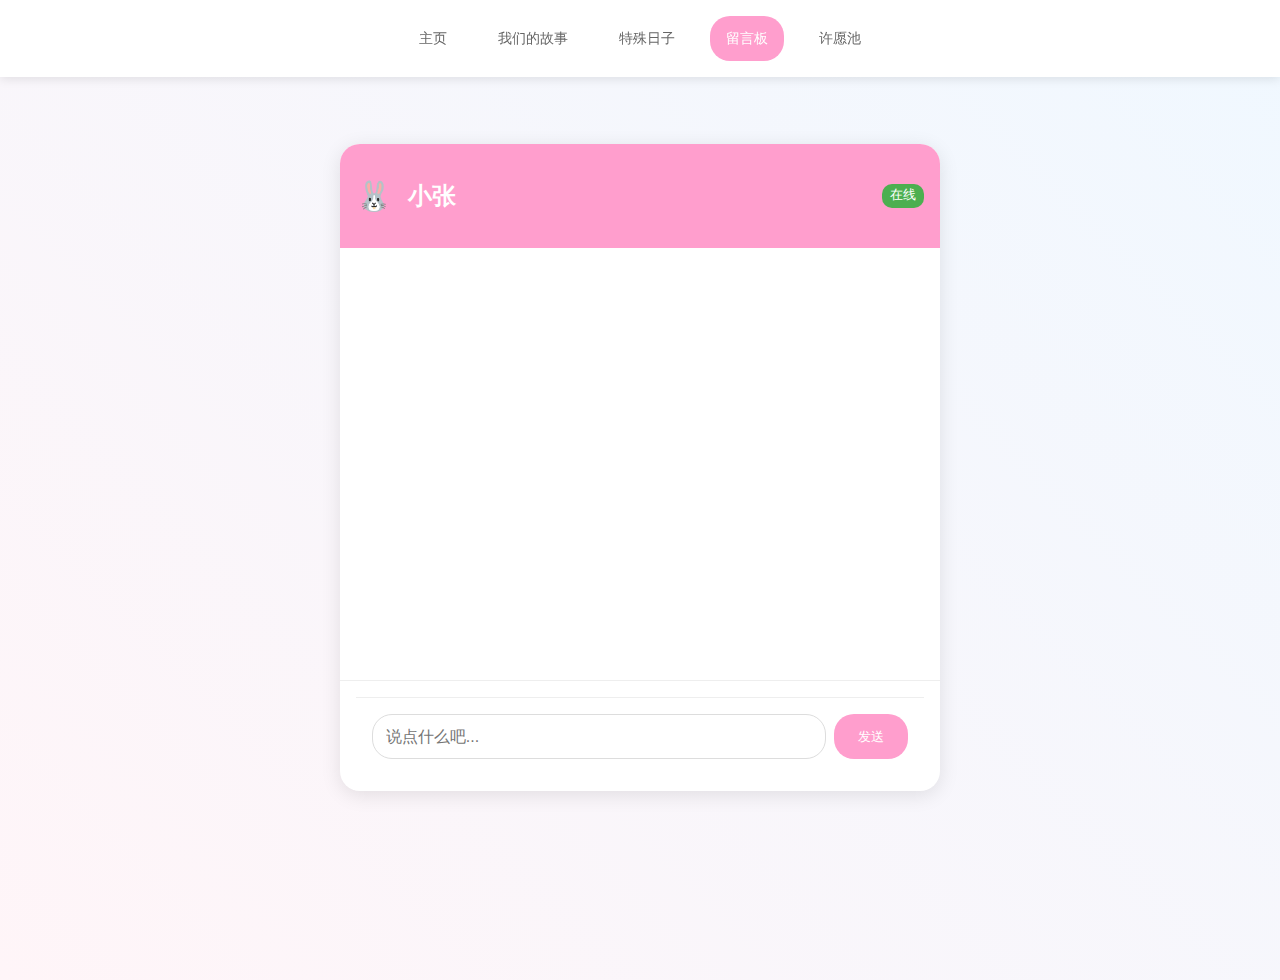
<file: messages.html>
<!DOCTYPE html>
<html lang="zh">
<head>
    <meta charset="UTF-8">
    <meta name="viewport" content="width=device-width, initial-scale=1.0">
    <title>和我说说话吧</title>
    <link rel="stylesheet" href="styles/main.css">
    <link rel="stylesheet" href="styles/messages.css">
</head>
<body>
    <nav class="main-nav">
        <div class="nav-container">
            <a href="index.html" class="nav-item">主页</a>
            <a href="story.html" class="nav-item">我们的故事</a>
            <a href="special-days.html" class="nav-item">特殊日子</a>
            <a href="messages.html" class="nav-item active">留言板</a>
            <a href="wishes.html" class="nav-item">许愿池</a>
        </div>
    </nav>

    <main>
        <div class="chat-container">
            <div class="chat-header">
                <span class="avatar">🐰</span>
                <h2>小张</h2>
                <span class="status">在线</span>
            </div>

            <div class="chat-messages" id="chatMessages">
                <!-- 消息会动态加载 -->
            </div>

            <div class="chat-input">
                <form id="messageForm" class="message-form">
                    <input type="text" id="messageInput" placeholder="说点什么吧..." autocomplete="off">
                    <button type="submit">发送</button>
                </form>
            </div>
        </div>
    </main>

    <script src="js/messages.js"></script>
</body>
</html>
</file>
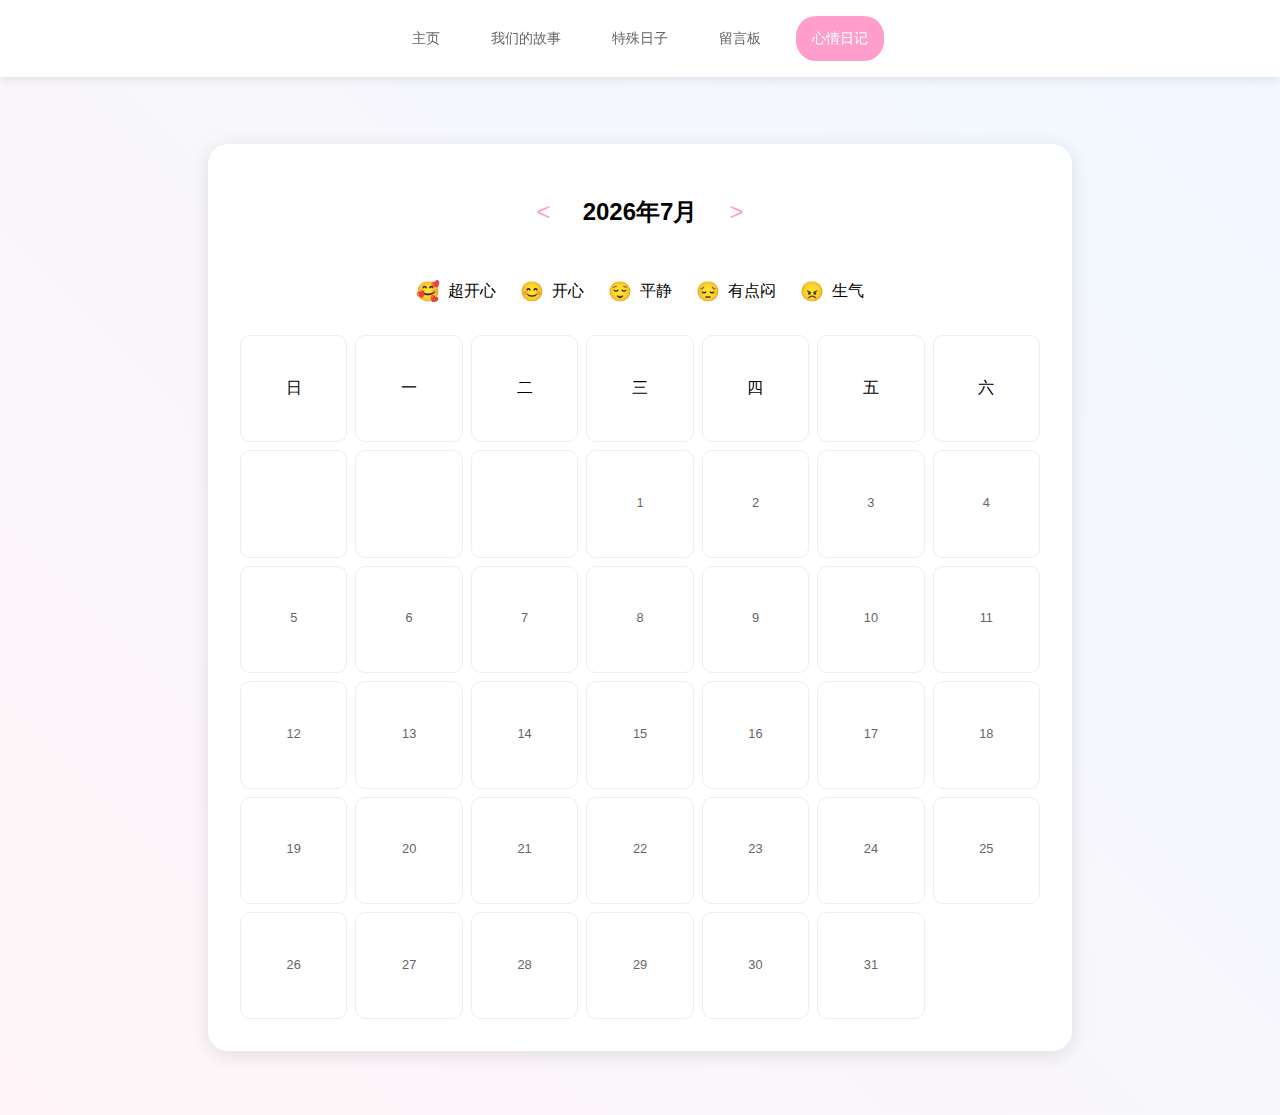
<file: moods.html>
<!DOCTYPE html>
<html lang="zh">
<head>
    <meta charset="UTF-8">
    <meta name="viewport" content="width=device-width, initial-scale=1.0">
    <title>我们的心情日记</title>
    <link rel="stylesheet" href="styles/main.css">
    <link rel="stylesheet" href="styles/moods.css">
</head>
<body>
    <nav class="main-nav">
        <div class="nav-container">
            <a href="index.html" class="nav-item">主页</a>
            <a href="story.html" class="nav-item">我们的故事</a>
            <a href="special-days.html" class="nav-item">特殊日子</a>
            <a href="messages.html" class="nav-item">留言板</a>
            <a href="moods.html" class="nav-item active">心情日记</a>
        </div>
    </nav>

    <main>
        <div class="mood-calendar">
            <div class="calendar-header">
                <button id="prevMonth">&lt;</button>
                <h2 id="currentMonth">2024年3月</h2>
                <button id="nextMonth">&gt;</button>
            </div>

            <div class="mood-legend">
                <div class="mood-item">
                    <span class="mood-emoji">🥰</span>
                    <span>超开心</span>
                </div>
                <div class="mood-item">
                    <span class="mood-emoji">😊</span>
                    <span>开心</span>
                </div>
                <div class="mood-item">
                    <span class="mood-emoji">😌</span>
                    <span>平静</span>
                </div>
                <div class="mood-item">
                    <span class="mood-emoji">😔</span>
                    <span>有点闷</span>
                </div>
                <div class="mood-item">
                    <span class="mood-emoji">😠</span>
                    <span>生气</span>
                </div>
            </div>

            <div class="calendar-grid" id="moodCalendar">
                <!-- 日历内容会通过 JavaScript 动态生成 -->
            </div>
        </div>

        <!-- 添加心情的弹窗 -->
        <div class="modal" id="addMoodModal">
            <div class="modal-content">
                <span class="close-button">&times;</span>
                <h3>今天的心情是？</h3>
                <div class="mood-selector">
                    <button class="mood-btn" data-mood="🥰">🥰</button>
                    <button class="mood-btn" data-mood="😊">😊</button>
                    <button class="mood-btn" data-mood="😌">😌</button>
                    <button class="mood-btn" data-mood="😔">😔</button>
                    <button class="mood-btn" data-mood="😠">😠</button>
                </div>
                <div class="mood-note">
                    <textarea id="moodNote" placeholder="想说点什么..."></textarea>
                </div>
                <button id="saveMood" class="save-btn">记录下来</button>
            </div>
        </div>
    </main>

    <script src="js/moods.js"></script>
</body>
</html>
</file>
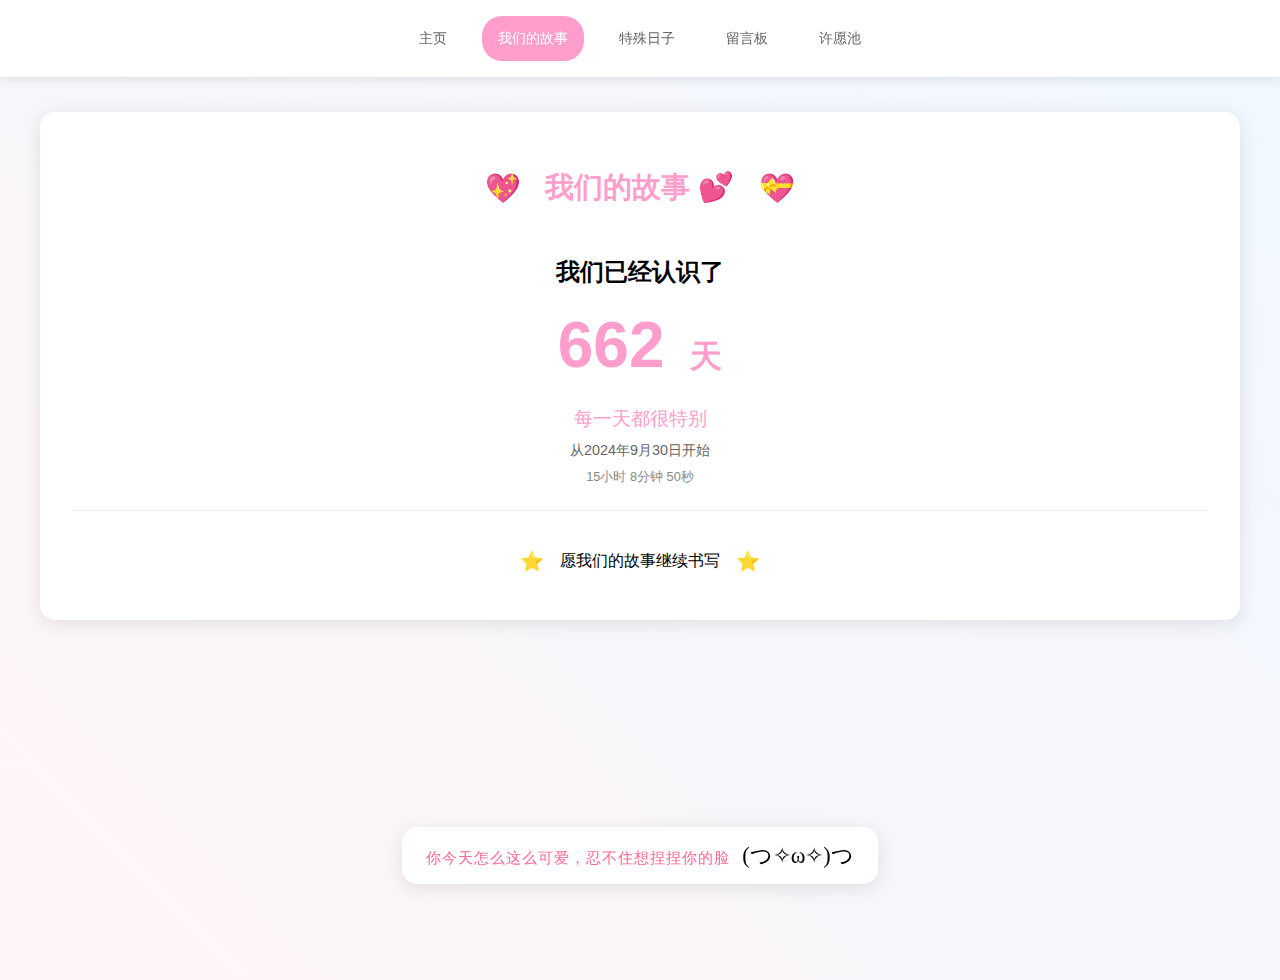
<file: story.html>
<!DOCTYPE html>
<html lang="zh">
<head>
    <meta charset="UTF-8">
    <meta name="viewport" content="width=device-width, initial-scale=1.0">
    <title>我们的故事 - 时间线</title>
    <link href="https://fonts.googleapis.com/css2?family=Ma+Shan+Zheng&display=swap" rel="stylesheet">
    <link rel="stylesheet" href="styles/main.css">
    <link rel="stylesheet" href="styles/story.css">
</head>
<body>
    <nav class="main-nav">
        <div class="nav-container">
            <a href="index.html" class="nav-item">主页</a>
            <a href="story.html" class="nav-item active">我们的故事</a>
            <a href="special-days.html" class="nav-item">特殊日子</a>
            <a href="messages.html" class="nav-item">留言板</a>
            <a href="wishes.html" class="nav-item">许愿池</a>
        </div>
    </nav>

    <main>
        <div class="days-counter">
            <div class="counter-header">
                <span class="heart-icon">💖</span>
                <h2>我们的故事 💕</h2>
                <span class="heart-icon">💝</span>
            </div>
            <h2>我们已经认识了</h2>
            <div class="counter">
                <span id="daysCount">0</span>
                <span class="unit">天</span>
            </div>
            <div class="counter-message">
                <p>每一天都很特别</p>
                <p class="counter-description">从2024年9月30日开始</p>
                <p class="time-details"></p>
            </div>
            <div class="counter-footer">
                <span class="star-icon">⭐</span>
                <p>愿我们的故事继续书写</p>
                <span class="star-icon">⭐</span>
            </div>
        </div>

        <!-- 甜蜜消息盒子 -->
        <div class="sweet-message-box">
            <div class="message-content">
                <p class="message-text"></p>
                <div class="message-emoji"></div>
            </div>
        </div>
    </main>

    <script src="js/story.js"></script>
</body>
</html>
</file>
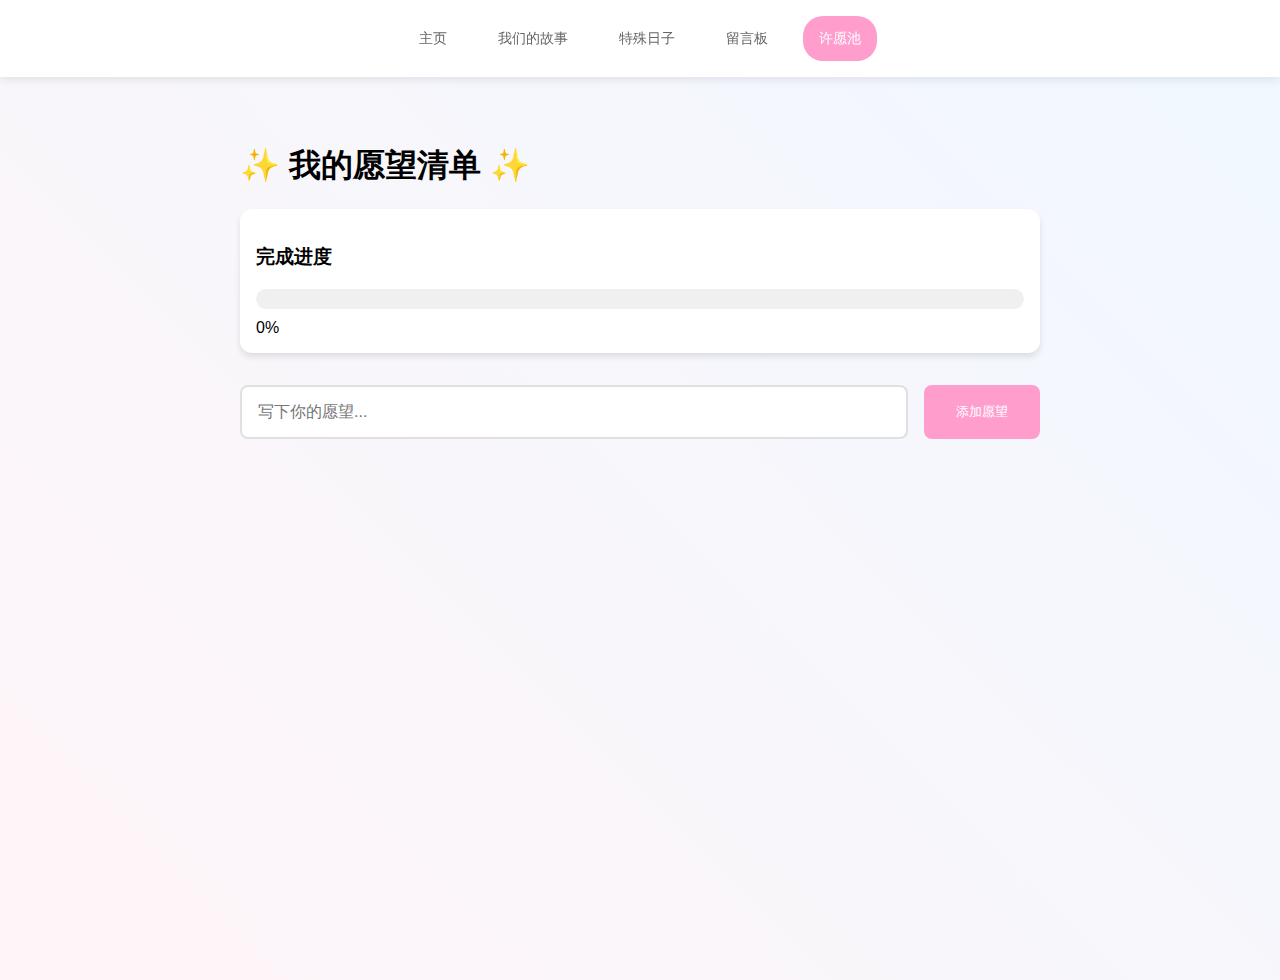
<file: wishes.html>
<!DOCTYPE html>
<html lang="zh">
<head>
    <meta charset="UTF-8">
    <meta name="viewport" content="width=device-width, initial-scale=1.0">
    <title>许愿池</title>
    <link rel="stylesheet" href="styles/main.css">
    <link rel="stylesheet" href="styles/wishes.css">
</head>
<body>
    <nav class="main-nav">
        <div class="nav-container">
            <a href="index.html" class="nav-item">主页</a>
            <a href="story.html" class="nav-item">我们的故事</a>
            <a href="special-days.html" class="nav-item">特殊日子</a>
            <a href="messages.html" class="nav-item">留言板</a>
            <a href="wishes.html" class="nav-item active">许愿池</a>
        </div>
    </nav>

    <main>
        <div class="wish-container">
            <h1>✨ 我的愿望清单 ✨</h1>
            
            <!-- 成就栏 -->
            <div class="achievement-panel">
                <h3>完成进度</h3>
                <div class="achievement-bar">
                    <div class="achievement-bar-fill"></div>
                </div>
                <div class="achievement-points">0%</div>
            </div>
            
            <!-- 添加愿望表单 -->
            <form id="wishForm" class="wish-form">
                <input type="text" id="wishInput" placeholder="写下你的愿望..." required>
                <button type="submit" class="add-wish-btn">添加愿望</button>
            </form>

            <!-- 愿望列表容器 -->
            <div class="wishes-container"></div>
        </div>
    </main>

    <script src="js/wishes.js"></script>
</body>
</html>
</file>
<file: styles/main.css>
:root {
    --primary-color: #ff9ecd;
    --secondary-color: #a5d8ff;
    --text-color: #333;
    --background-color: #fff5f8;
}

body {
    margin: 0;
    padding: 0;
    font-family: 'Microsoft YaHei', sans-serif;
    background-color: var(--background-color);
    background-image: linear-gradient(45deg, #fff5f8 0%, #f0f8ff 100%);
    min-height: 100vh;
}

.main-nav {
    background-color: rgba(255, 255, 255, 0.95);
    box-shadow: 0 2px 10px rgba(0, 0, 0, 0.1);
    position: fixed;
    width: 100%;
    top: 0;
    z-index: 1000;
}

.nav-container {
    max-width: 1200px;
    margin: 0 auto;
    padding: 1rem;
    display: flex;
    justify-content: center;
    gap: 1.2rem;
}

.nav-item {
    padding: 0.8rem 1rem;
    border-radius: 20px;
    color: #666;
    text-decoration: none;
    transition: all 0.3s;
    font-size: 0.9rem;
}

.nav-item:hover, .nav-item.active {
    background-color: var(--primary-color);
    color: white;
}

main {
    max-width: 1200px;
    margin: 80px auto 0;
    padding: 2rem;
    position: relative;
    z-index: 1;
}

.welcome-section {
    text-align: center;
    margin: 3rem 0;
}

.welcome-section h1 {
    color: var(--text-color);
    font-size: 2rem;
    font-weight: 300;
}

.calendar-container {
    background: white;
    border-radius: 15px;
    padding: 2rem;
    box-shadow: 0 4px 20px rgba(0, 0, 0, 0.1);
}

.calendar-header {
    display: flex;
    justify-content: space-between;
    align-items: center;
    margin-bottom: 1rem;
}

.calendar {
    display: grid;
    grid-template-columns: repeat(7, 1fr);
    gap: 0.5rem;
    text-align: center;
    position: relative;
    transition: opacity 0.3s ease;
}

.calendar.fade-out {
    opacity: 0;
    transform: translateX(-20px);
}

.calendar.fade-in {
    opacity: 1;
    transform: translateX(0);
}

.calendar-day {
    padding: 1rem;
    border-radius: 10px;
    cursor: pointer;
    transition: all 0.3s ease;
    position: relative;
    min-height: 2.5rem;
    display: flex;
    flex-direction: column;
    align-items: center;
    justify-content: center;
}

.calendar-day:hover {
    background-color: var(--secondary-color);
    color: white;
}

.special-day {
    background-color: var(--primary-color);
    color: white;
}

.day-number {
    font-size: 1rem;
    margin-bottom: 0.2rem;
}

.day-emoji {
    font-size: 1.2rem;
    position: absolute;
    bottom: 0.2rem;
}

.special-day:hover .day-emoji {
    transform: scale(1.2);
    transition: transform 0.3s ease;
}

.memories-preview {
    margin-top: 3rem;
}

.memory-cards {
    display: grid;
    grid-template-columns: repeat(auto-fill, minmax(300px, 1fr));
    gap: 2rem;
    margin-top: 1rem;
}

.modal {
    display: none;
    position: fixed;
    top: 0;
    left: 0;
    width: 100%;
    height: 100%;
    background-color: rgba(0, 0, 0, 0.5);
    z-index: 1001;
    backdrop-filter: blur(5px);
}

.modal-content {
    position: relative;
    background-color: white;
    margin: 15% auto;
    padding: 2rem;
    width: 80%;
    max-width: 600px;
    border-radius: 15px;
    box-shadow: 0 4px 20px rgba(0, 0, 0, 0.2);
    animation: modalSlideIn 0.3s ease-out;
}

@keyframes modalSlideIn {
    from {
        transform: translateY(-30px);
        opacity: 0;
    }
    to {
        transform: translateY(0);
        opacity: 1;
    }
}

.close-button {
    position: absolute;
    right: 1.5rem;
    top: 1rem;
    font-size: 1.8rem;
    cursor: pointer;
    color: var(--text-color);
    transition: all 0.3s ease;
}

.close-button:hover {
    color: var(--primary-color);
    transform: rotate(90deg);
}

.modal-header {
    display: flex;
    align-items: center;
    gap: 1rem;
    margin-bottom: 1.5rem;
}

.modal-emoji {
    font-size: 2.5rem;
}

.modal-body {
    color: var(--text-color);
    line-height: 1.6;
}

.modal.show {
    display: block;
}

/* 月份切换按钮样式优化 */
#prevMonth, #nextMonth {
    background: none;
    border: none;
    font-size: 1.5rem;
    color: var(--primary-color);
    cursor: pointer;
    padding: 0.5rem 1rem;
    transition: all 0.3s ease;
    border-radius: 50%;
}

#prevMonth:hover, #nextMonth:hover {
    background-color: var(--primary-color);
    color: white;
    transform: scale(1.1);
}

/* 月份标题动画 */
#currentMonth {
    transition: all 0.3s ease;
}

.month-fade-out {
    opacity: 0;
    transform: translateY(-10px);
}

.month-fade-in {
    opacity: 1;
    transform: translateY(0);
}

/* 音乐播放器样式 */
.music-player {
    background: white;
    border-radius: 15px;
    padding: 2rem;
    margin-top: 2rem;
    box-shadow: 0 4px 20px rgba(0, 0, 0, 0.1);
    max-width: 400px;
    margin-left: auto;
    margin-right: auto;
}

.music-iframe {
    width: 100%;
    height: 66px;
    margin-bottom: 1rem;
}

.music-info {
    text-align: center;
    margin-bottom: 1rem;
}

.music-info h3 {
    color: var(--text-color);
    margin: 0;
    font-size: 1rem;
}

.music-info p {
    color: #666;
    margin: 0.5rem 0 0;
    font-size: 0.8rem;
}

.controls {
    display: flex;
    justify-content: center;
    gap: 1.5rem;
    margin-bottom: 1rem;
}

.control-btn {
    background: none;
    border: none;
    font-size: 1.5rem;
    color: var(--primary-color);
    cursor: pointer;
    width: 40px;
    height: 40px;
    border-radius: 50%;
    display: flex;
    align-items: center;
    justify-content: center;
    transition: all 0.3s ease;
}

.control-btn:hover {
    background-color: var(--primary-color);
    color: white;
    transform: scale(1.1);
}

.progress-container {
    margin-bottom: 1rem;
}

.progress-bar {
    width: 100%;
    height: 4px;
    background-color: #eee;
    border-radius: 2px;
    margin-bottom: 0.5rem;
    cursor: pointer;
    position: relative;
}

.progress {
    width: 0%;
    height: 100%;
    background-color: var(--primary-color);
    border-radius: 2px;
    transition: width 0.1s linear;
}

.time-info {
    display: flex;
    justify-content: space-between;
    color: #666;
    font-size: 0.8rem;
}

.playlist {
    max-height: 150px;
    overflow-y: auto;
    border-top: 1px solid #eee;
    padding-top: 0.5rem;
}

.playlist-item {
    padding: 0.5rem 0.8rem;
    cursor: pointer;
    border-radius: 8px;
    transition: all 0.3s ease;
    font-size: 0.9rem;
    text-align: center;
}

.playlist-item:hover {
    background-color: #f5f5f5;
    color: var(--primary-color);
}

.playlist-item.active {
    background-color: var(--primary-color);
    color: white;
}

.song-artist {
    color: #888;
    font-size: 0.8rem;
}

.playlist-item.active .song-artist {
    color: rgba(255, 255, 255, 0.8);
}

/* 装饰元素样式 */
.decorations {
    position: fixed;
    width: 100%;
    height: 100%;
    pointer-events: none;
    z-index: 0;
}

.deco {
    position: absolute;
    opacity: 0.6;
    animation: float 3s ease-in-out infinite;
}

.heart {
    top: 10%;
    left: 5%;
    font-size: 2rem;
}
.heart::after {
    content: '💗';
}

.star {
    top: 15%;
    right: 8%;
    font-size: 1.8rem;
}
.star::after {
    content: '⭐';
}

.cloud {
    bottom: 20%;
    left: 7%;
    font-size: 2rem;
}
.cloud::after {
    content: '☁️';
}

.music-note {
    top: 30%;
    right: 15%;
    font-size: 1.5rem;
}
.music-note::after {
    content: '🎵';
}

.cat {
    bottom: 15%;
    right: 10%;
    font-size: 2rem;
}
.cat::after {
    content: '🐱';
}

.flower {
    top: 40%;
    left: 12%;
    font-size: 1.8rem;
}
.flower::after {
    content: '🌸';
}

/* 漂浮动画 */
@keyframes float {
    0%, 100% {
        transform: translateY(0) rotate(0);
    }
    50% {
        transform: translateY(-20px) rotate(5deg);
    }
}

/* 为每个装饰元素设置不同的动画延迟 */
.heart { animation-delay: 0s; }
.star { animation-delay: 0.5s; }
.cloud { animation-delay: 1s; }
.music-note { animation-delay: 1.5s; }
.cat { animation-delay: 2s; }
.flower { animation-delay: 2.5s; }

/* 鼠标悬停时的交互效果 */
.deco:hover {
    opacity: 1;
    transform: scale(1.2);
}

/* 为音乐播放器添加可爱的边框装饰 */
.music-player::before {
    content: '🎵';
    position: absolute;
    top: -10px;
    left: -10px;
    font-size: 1.5rem;
    opacity: 0.3;
    transform: rotate(-30deg);
}

.music-player::after {
    content: '🎵';
    position: absolute;
    bottom: -10px;
    right: -10px;
    font-size: 1.5rem;
    opacity: 0.3;
    transform: rotate(30deg);
}

/* 为播放列表添加可爱的滚动条 */
.playlist::-webkit-scrollbar {
    width: 6px;
}

.playlist::-webkit-scrollbar-track {
    background: #f5f5f5;
    border-radius: 3px;
}

.playlist::-webkit-scrollbar-thumb {
    background: var(--primary-color);
    border-radius: 3px;
}

.playlist::-webkit-scrollbar-thumb:hover {
    background: #ff7eb6;
}

.background {
    background-image: url('../images/bg.jpg');
}
</file>
<file: styles/messages.css>
.chat-container {
    max-width: 600px;
    margin: 2rem auto;
    background: white;
    border-radius: 20px;
    box-shadow: 0 4px 20px rgba(0, 0, 0, 0.1);
    overflow: hidden;
}

.chat-header {
    background: var(--primary-color);
    color: white;
    padding: 1rem;
    display: flex;
    align-items: center;
    gap: 1rem;
}

.avatar {
    font-size: 1.8rem;
    animation: bounce 2s infinite;
}

.status {
    font-size: 0.8rem;
    background: #4CAF50;
    padding: 0.2rem 0.5rem;
    border-radius: 10px;
    margin-left: auto;
}

.chat-messages {
    height: 400px;
    overflow-y: auto;
    padding: 1rem;
    display: flex;
    flex-direction: column;
    gap: 1rem;
}

.message {
    max-width: 80%;
    padding: 0.8rem 1rem;
    border-radius: 15px;
    animation: messageSlide 0.3s ease-out;
}

.message.sent {
    background: var(--primary-color);
    color: white;
    align-self: flex-end;
    border-bottom-right-radius: 5px;
}

.message.received {
    background: #f0f0f0;
    align-self: flex-start;
    border-bottom-left-radius: 5px;
}

.chat-input {
    padding: 1rem;
    border-top: 1px solid #eee;
}

.message-form {
    display: flex;
    gap: 0.5rem;
    padding: 1rem;
    background: white;
    border-top: 1px solid #eee;
}

.message-form input {
    flex: 1;
    padding: 0.8rem;
    border: 1px solid #ddd;
    border-radius: 20px;
    outline: none;
    font-size: 1rem;
}

.message-form button {
    background: #ff9ecd;
    color: white;
    border: none;
    padding: 0.8rem 1.5rem;
    border-radius: 20px;
    cursor: pointer;
    transition: background 0.3s;
}

.message-form button:hover {
    background: #ff7eb8;
}

@keyframes messageSlide {
    from {
        opacity: 0;
        transform: translateY(20px);
    }
    to {
        opacity: 1;
        transform: translateY(0);
    }
}

/* 自定义滚动条 */
.chat-messages::-webkit-scrollbar {
    width: 6px;
}

.chat-messages::-webkit-scrollbar-track {
    background: #f1f1f1;
}

.chat-messages::-webkit-scrollbar-thumb {
    background: #ddd;
    border-radius: 3px;
}

/* 打字动画样式 */
.typing {
    background: #f0f0f0;
    padding: 1rem;
    width: auto !important;
    max-width: 100px !important;
}

.dot {
    display: inline-block;
    width: 8px;
    height: 8px;
    margin-right: 3px;
    background: #666;
    border-radius: 50%;
    animation: dotBounce 1.4s infinite ease-in-out;
}

.dot:nth-child(1) { animation-delay: 0s; }
.dot:nth-child(2) { animation-delay: 0.2s; }
.dot:nth-child(3) { animation-delay: 0.4s; }

@keyframes dotBounce {
    0%, 80%, 100% { 
        transform: translateY(0);
    }
    40% { 
        transform: translateY(-8px);
    }
}

/* 欢迎消息样式 */
.welcome-message {
    text-align: center;
    color: #666;
    margin: 1rem 0;
    font-size: 0.9rem;
}

@keyframes bounce {
    0%, 100% {
        transform: translateY(0);
    }
    50% {
        transform: translateY(-5px);
    }
}

.message-background {
    background-image: url('/love-memories/images/message-bg.jpg');
}

.message-time {
    font-size: 0.8rem;
    color: #999;
    text-align: right;
    line-height: 1.2;
}
</file>
<file: styles/moods.css>
.mood-calendar {
    max-width: 800px;
    margin: 2rem auto;
    background: white;
    border-radius: 20px;
    padding: 2rem;
    box-shadow: 0 4px 20px rgba(0, 0, 0, 0.1);
}

.calendar-header {
    display: flex;
    align-items: center;
    justify-content: center;
    gap: 1rem;
    margin-bottom: 2rem;
}

.calendar-header button {
    background: none;
    border: none;
    font-size: 1.5rem;
    cursor: pointer;
    color: var(--primary-color);
}

.mood-legend {
    display: flex;
    justify-content: center;
    gap: 1.5rem;
    margin-bottom: 2rem;
    flex-wrap: wrap;
}

.mood-item {
    display: flex;
    align-items: center;
    gap: 0.5rem;
}

.mood-emoji {
    font-size: 1.2rem;
}

.calendar-grid {
    display: grid;
    grid-template-columns: repeat(7, 1fr);
    gap: 0.5rem;
}

.calendar-day {
    aspect-ratio: 1;
    border: 1px solid #eee;
    border-radius: 10px;
    padding: 0.5rem;
    cursor: pointer;
    transition: all 0.3s;
    position: relative;
}

.calendar-day:hover {
    background: #f8f8f8;
}

.calendar-day.has-mood {
    background: #fff5f8;
}

.day-number {
    font-size: 0.8rem;
    color: #666;
}

.mood-display {
    display: flex;
    gap: 0.2rem;
    margin-top: 0.2rem;
}

.mood-display .user-mood {
    font-size: 1rem;
    position: relative;
}

.mood-display .user-mood::after {
    content: attr(data-user);
    position: absolute;
    bottom: -0.5rem;
    left: 50%;
    transform: translateX(-50%);
    font-size: 0.6rem;
    color: #666;
}

/* 弹窗样式 */
.modal {
    display: none;
    position: fixed;
    top: 0;
    left: 0;
    width: 100%;
    height: 100%;
    background: rgba(0, 0, 0, 0.5);
}

.modal.show {
    display: flex;
    align-items: center;
    justify-content: center;
}

.modal-content {
    background: white;
    padding: 2rem;
    border-radius: 20px;
    width: 90%;
    max-width: 400px;
    position: relative;
}

.close-button {
    position: absolute;
    right: 1rem;
    top: 1rem;
    cursor: pointer;
    font-size: 1.5rem;
}

.mood-selector {
    display: flex;
    justify-content: center;
    gap: 1rem;
    margin: 1.5rem 0;
}

.mood-btn {
    font-size: 1.5rem;
    padding: 0.5rem;
    border: 2px solid transparent;
    border-radius: 10px;
    cursor: pointer;
    transition: all 0.3s;
}

.mood-btn:hover {
    background: #f0f0f0;
}

.mood-btn.selected {
    border-color: var(--primary-color);
}

.mood-note {
    margin: 1rem 0;
}

.mood-note textarea {
    width: 100%;
    height: 100px;
    padding: 0.5rem;
    border: 1px solid #ddd;
    border-radius: 10px;
    resize: none;
}

.save-btn {
    width: 100%;
    padding: 0.8rem;
    background: var(--primary-color);
    color: white;
    border: none;
    border-radius: 10px;
    cursor: pointer;
    transition: all 0.3s;
}

.save-btn:hover {
    opacity: 0.9;
}

.mood-background {
    background-image: url('../images/mood-bg.jpg');
}
</file>
<file: styles/story.css>
.days-counter {
    background: white;
    border-radius: 15px;
    padding: 2rem;
    text-align: center;
    margin-bottom: 3rem;
    box-shadow: 0 4px 20px rgba(0, 0, 0, 0.1);
    animation: fadeIn 1s ease-out;
}

.counter {
    font-size: 4rem;
    color: var(--primary-color);
    margin: 1rem 0;
    font-weight: bold;
}

.unit {
    font-size: 2rem;
    margin-left: 0.5rem;
}

.counter-description {
    color: #666;
    font-size: 0.9rem;
    line-height: 1.5;
}

.timeline {
    position: relative;
    max-width: 800px;
    margin: 0 auto;
    padding: 2rem 0;
}

.timeline::before {
    content: '';
    position: absolute;
    left: 50%;
    width: 2px;
    height: 100%;
    background: var(--primary-color);
    transform: translateX(-50%);
}

.timeline-item {
    display: flex;
    justify-content: center;
    align-items: flex-start;
    margin-bottom: 3rem;
    opacity: 0;
    transform: translateY(20px);
    animation: slideIn 0.5s ease-out forwards;
}

.timeline-content {
    background: white;
    border-radius: 15px;
    padding: 1.5rem;
    width: 45%;
    box-shadow: 0 4px 20px rgba(0, 0, 0, 0.1);
    position: relative;
}

.timeline-item:nth-child(odd) .timeline-content {
    margin-right: 50%;
}

.timeline-item:nth-child(even) .timeline-content {
    margin-left: 50%;
}

.timeline-date {
    color: var(--primary-color);
    font-size: 0.9rem;
    margin-bottom: 0.5rem;
}

.timeline-title {
    display: flex;
    align-items: center;
    gap: 0.5rem;
    margin-bottom: 1rem;
}

.timeline-emoji {
    font-size: 1.5rem;
}

.timeline-description {
    color: #666;
    line-height: 1.6;
}

.time-details {
    font-size: 0.8rem;
    color: #888;
    display: block;
    margin-top: 0.5rem;
}

@keyframes fadeIn {
    from {
        opacity: 0;
        transform: translateY(-20px);
    }
    to {
        opacity: 1;
        transform: translateY(0);
    }
}

@keyframes slideIn {
    to {
        opacity: 1;
        transform: translateY(0);
    }
}

.counter-header {
    display: flex;
    align-items: center;
    justify-content: center;
    gap: 1.5rem;
    margin-bottom: 1.5rem;
}

.counter-header h2 {
    font-size: 1.8rem;
    color: var(--primary-color);
    display: flex;
    align-items: center;
    gap: 0.5rem;
}

.heart-icon {
    font-size: 1.8rem;
    animation: pulse 1.5s infinite;
}

/* 让左右的爱心交错跳动 */
.heart-icon:first-child {
    animation-delay: 0s;
}

.heart-icon:last-child {
    animation-delay: 0.75s;
}

.counter-message {
    margin: 1.5rem 0;
}

.counter-message p {
    margin: 0.5rem 0;
}

.counter-message p:first-child {
    color: var(--primary-color);
    font-size: 1.2rem;
    font-weight: 500;
}

.counter-footer {
    display: flex;
    align-items: center;
    justify-content: center;
    gap: 1rem;
    margin-top: 1.5rem;
    padding-top: 1.5rem;
    border-top: 1px solid #eee;
}

.star-icon {
    font-size: 1.2rem;
    animation: twinkle 2s infinite;
}

@keyframes pulse {
    0% {
        transform: scale(1);
    }
    50% {
        transform: scale(1.2);
    }
    100% {
        transform: scale(1);
    }
}

@keyframes twinkle {
    0% {
        opacity: 0.5;
    }
    50% {
        opacity: 1;
    }
    100% {
        opacity: 0.5;
    }
}

.sweet-message-box {
    position: fixed;
    bottom: 1rem;
    left: 50%;
    transform: translate(-50%, 100%);
    background: rgba(255, 255, 255, 0.95);
    padding: 0.8rem 1.5rem;
    border-radius: 15px;
    box-shadow: 0 4px 20px rgba(0, 0, 0, 0.1);
    opacity: 0;
    transition: all 0.5s ease;
    font-family: SimSun, "宋体", serif;
    white-space: nowrap;
}

.sweet-message-box.show {
    transform: translate(-50%, 0);
    opacity: 1;
}

.message-content {
    display: inline;
}

.message-text {
    color: #ff6b95;
    font-size: 0.95rem;
    margin: 0;
    text-shadow: 1px 1px 2px rgba(255, 107, 149, 0.1);
    letter-spacing: 1px;
    display: inline;
}

.message-emoji {
    font-size: 1.4rem;
    margin-left: 0.5rem;
    display: inline;
}

@keyframes fadeInOut {
    0% { opacity: 0; transform: translateY(20px); }
    20% { opacity: 1; transform: translateY(0); }
    80% { opacity: 1; transform: translateY(0); }
    100% { opacity: 0; transform: translateY(-20px); }
}

.sweet-message-box.animate {
    animation: fadeInOut 5s ease-in-out;
}
</file>
<file: styles/wishes.css>
.wish-container {
    max-width: 800px;
    margin: 2rem auto;
    padding: 0 1rem;
}

.wish-form {
    display: flex;
    gap: 1rem;
    margin-bottom: 2rem;
}

#wishInput {
    flex: 1;
    padding: 1rem;
    border: 2px solid #e0e0e0;
    border-radius: 8px;
    font-size: 1rem;
}

.add-wish-btn {
    padding: 1rem 2rem;
    background: #ff9ecd;
    color: white;
    border: none;
    border-radius: 8px;
    cursor: pointer;
    transition: all 0.3s;
}

.add-wish-btn:hover {
    background: #ff7eb8;
    transform: scale(1.05);
}

.wishes-container {
    display: grid;
    grid-template-columns: repeat(auto-fill, minmax(250px, 1fr));
    gap: 1.5rem;
}

.wish-card {
    background: white;
    border-radius: 12px;
    padding: 1.5rem;
    box-shadow: 0 4px 6px rgba(0, 0, 0, 0.1);
    transition: all 0.3s;
}

.wish-card:hover {
    transform: translateY(-5px);
    box-shadow: 0 6px 12px rgba(0, 0, 0, 0.15);
}

.wish-card.completed {
    background: #e8f5e9;
}

.wish-text {
    margin: 0 0 1rem 0;
    font-size: 1.1rem;
    line-height: 1.5;
}

.wish-date {
    display: block;
    color: #666;
    font-size: 0.9rem;
    margin-top: 1rem;
}

.complete-btn {
    position: absolute;
    top: 1rem;
    right: 1rem;
    width: 24px;
    height: 24px;
    border: 2px solid #ddd;
    border-radius: 50%;
    background: none;
    cursor: pointer;
    transition: all 0.3s;
    display: flex;
    align-items: center;
    justify-content: center;
    color: transparent;
}

.complete-btn.completed {
    background: #4CAF50;
    border-color: #4CAF50;
    color: white;
}

.wish-content {
    position: relative;
}

.modal {
    display: none;
    position: fixed;
    top: 0;
    left: 0;
    width: 100%;
    height: 100%;
    background: rgba(0, 0, 0, 0.5);
    z-index: 1000;
}

.modal.show {
    display: flex;
    justify-content: center;
    align-items: center;
}

.modal-content {
    background: white;
    padding: 2rem;
    border-radius: 15px;
    position: relative;
    width: 90%;
    max-width: 500px;
}

.close-button {
    position: absolute;
    right: 1rem;
    top: 1rem;
    font-size: 1.5rem;
    cursor: pointer;
}

.form-group {
    margin-bottom: 1.5rem;
}

.form-group label {
    display: block;
    margin-bottom: 0.5rem;
    color: #666;
}

.form-group input,
.form-group textarea {
    width: 100%;
    padding: 0.5rem;
    border: 1px solid #ddd;
    border-radius: 5px;
}

.form-group textarea {
    height: 100px;
    resize: vertical;
}

.submit-wish {
    width: 100%;
    padding: 1rem;
    background: #ff9ecd;
    color: white;
    border: none;
    border-radius: 5px;
    cursor: pointer;
    transition: background 0.3s;
}

.submit-wish:hover {
    background: #ff7eb8;
}

.wish-status {
    margin-top: 1rem;
    padding-top: 1rem;
    border-top: 1px solid #eee;
}

.completion-date {
    display: block;
    margin-top: 0.5rem;
    color: #4caf50;
}

.wish-time {
    font-size: 0.8rem;
    color: rgba(0, 0, 0, 0.6);
    text-align: right;
    margin-top: 0.5rem;
    display: inline-block;
}

/* 成就栏样式 */
.achievement-panel {
    background: white;
    padding: 1rem;
    border-radius: 12px;
    box-shadow: 0 4px 6px rgba(0, 0, 0, 0.1);
    margin-bottom: 2rem;
}

.achievement-bar {
    width: 100%;
    height: 20px;
    background: #f0f0f0;
    border-radius: 10px;
    overflow: hidden;
    margin: 10px 0;
}

.achievement-bar-fill {
    height: 100%;
    background: linear-gradient(90deg, #ff9ecd, #ff7eb8);
    width: 0%;
    transition: width 0.3s ease;
}

/* 奖励兑换券样式 */
.reward-modal .modal-content {
    text-align: center;
}

.reward-ticket {
    background: linear-gradient(135deg, #ffd1dc, #ff9ecd);
    padding: 2rem;
    border-radius: 12px;
    margin: 2rem 0;
    color: white;
    text-shadow: 0 2px 4px rgba(0, 0, 0, 0.1);
}

.claim-btn {
    padding: 1rem 2rem;
    background: #ff7eb8;
    color: white;
    border: none;
    border-radius: 8px;
    cursor: pointer;
    transition: all 0.3s;
}

.claim-btn:hover {
    background: #ff6ba9;
    transform: scale(1.05);
}

/* 愿望完成样式 */
.wish-complete {
    align-self: flex-end;
    margin-top: auto;
}

.wish-complete button {
    background: none;
    border: 2px solid rgba(0, 0, 0, 0.2);
    border-radius: 50%;
    width: 20px;
    height: 20px;
    cursor: pointer;
    transition: all 0.3s;
    display: flex;
    align-items: center;
    justify-content: center;
    font-size: 14px;
    color: transparent;
}

.wish-complete button.completed {
    background: #4CAF50;
    border-color: #4CAF50;
    color: white;
}

.wish-content {
    padding: 1rem;
    border-radius: 15px;
    transition: all 0.3s ease;
    background: #ffebee;
} 
}
</file>
